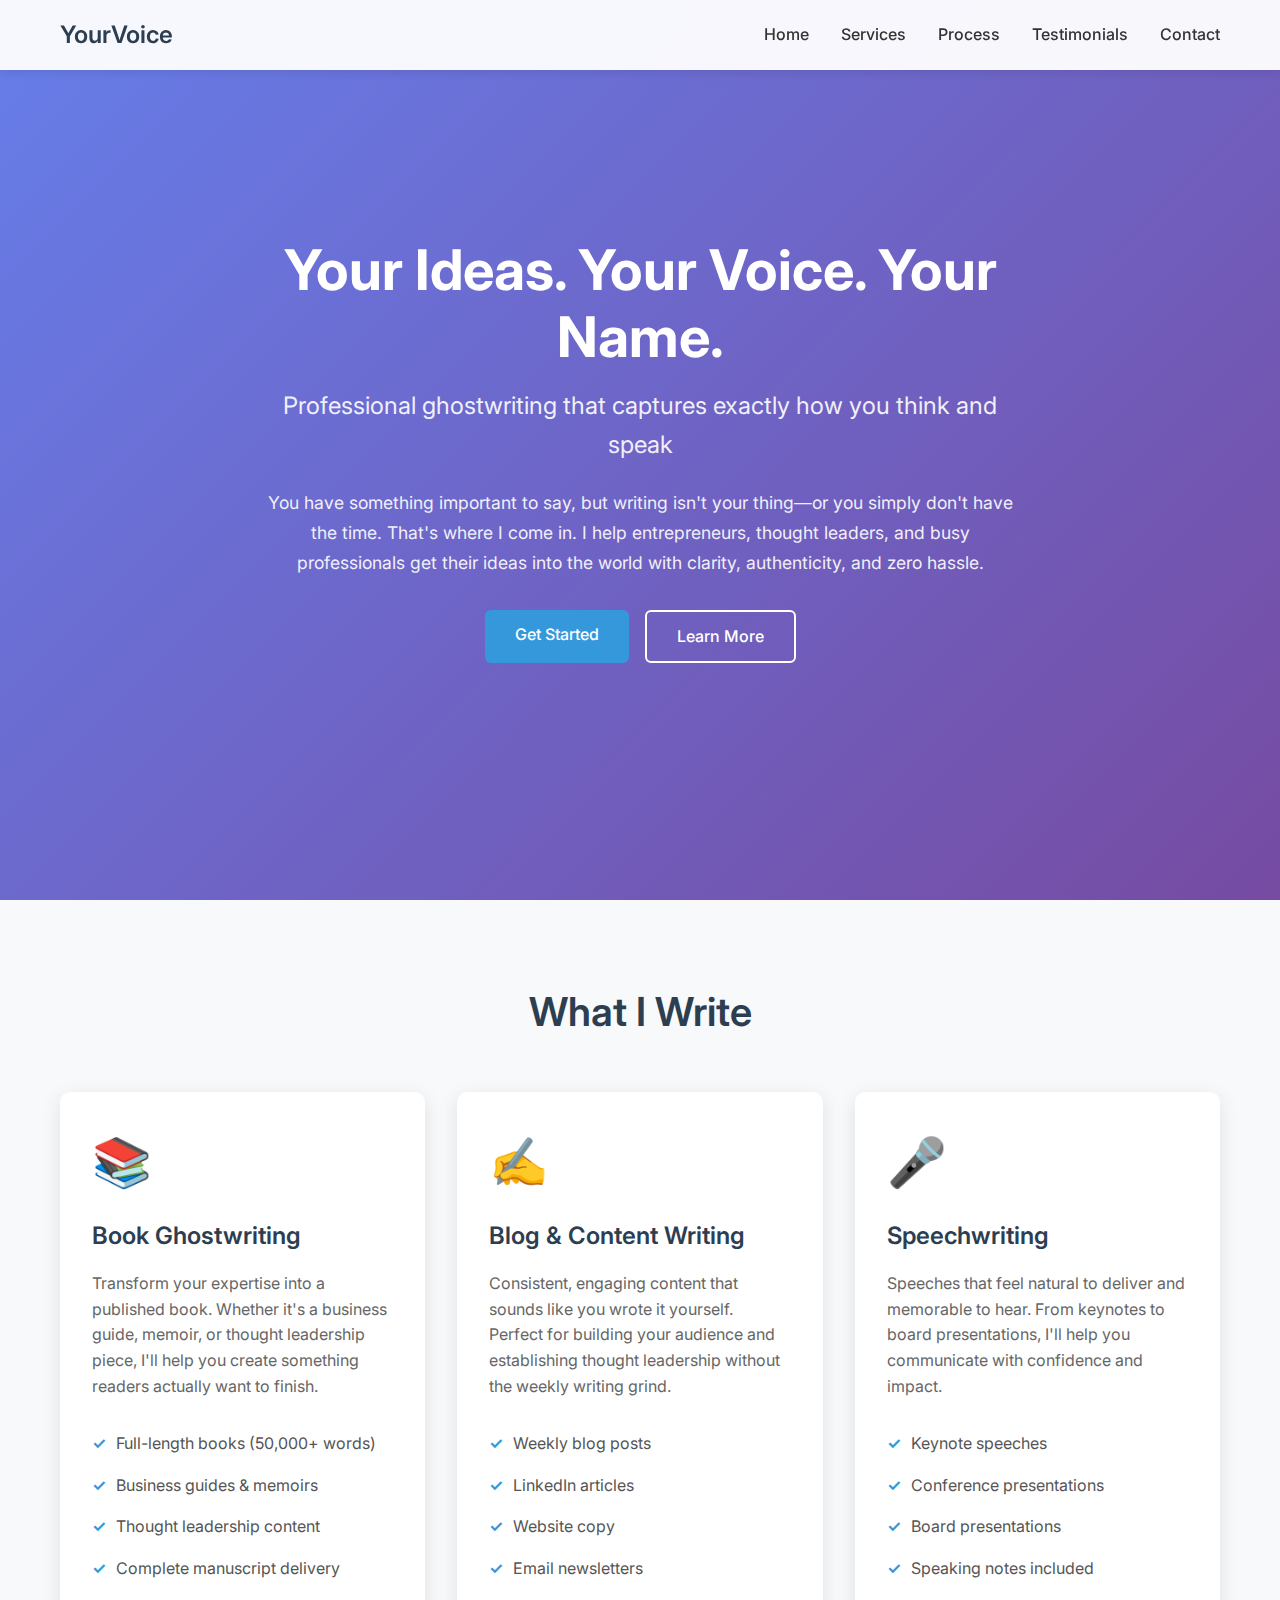
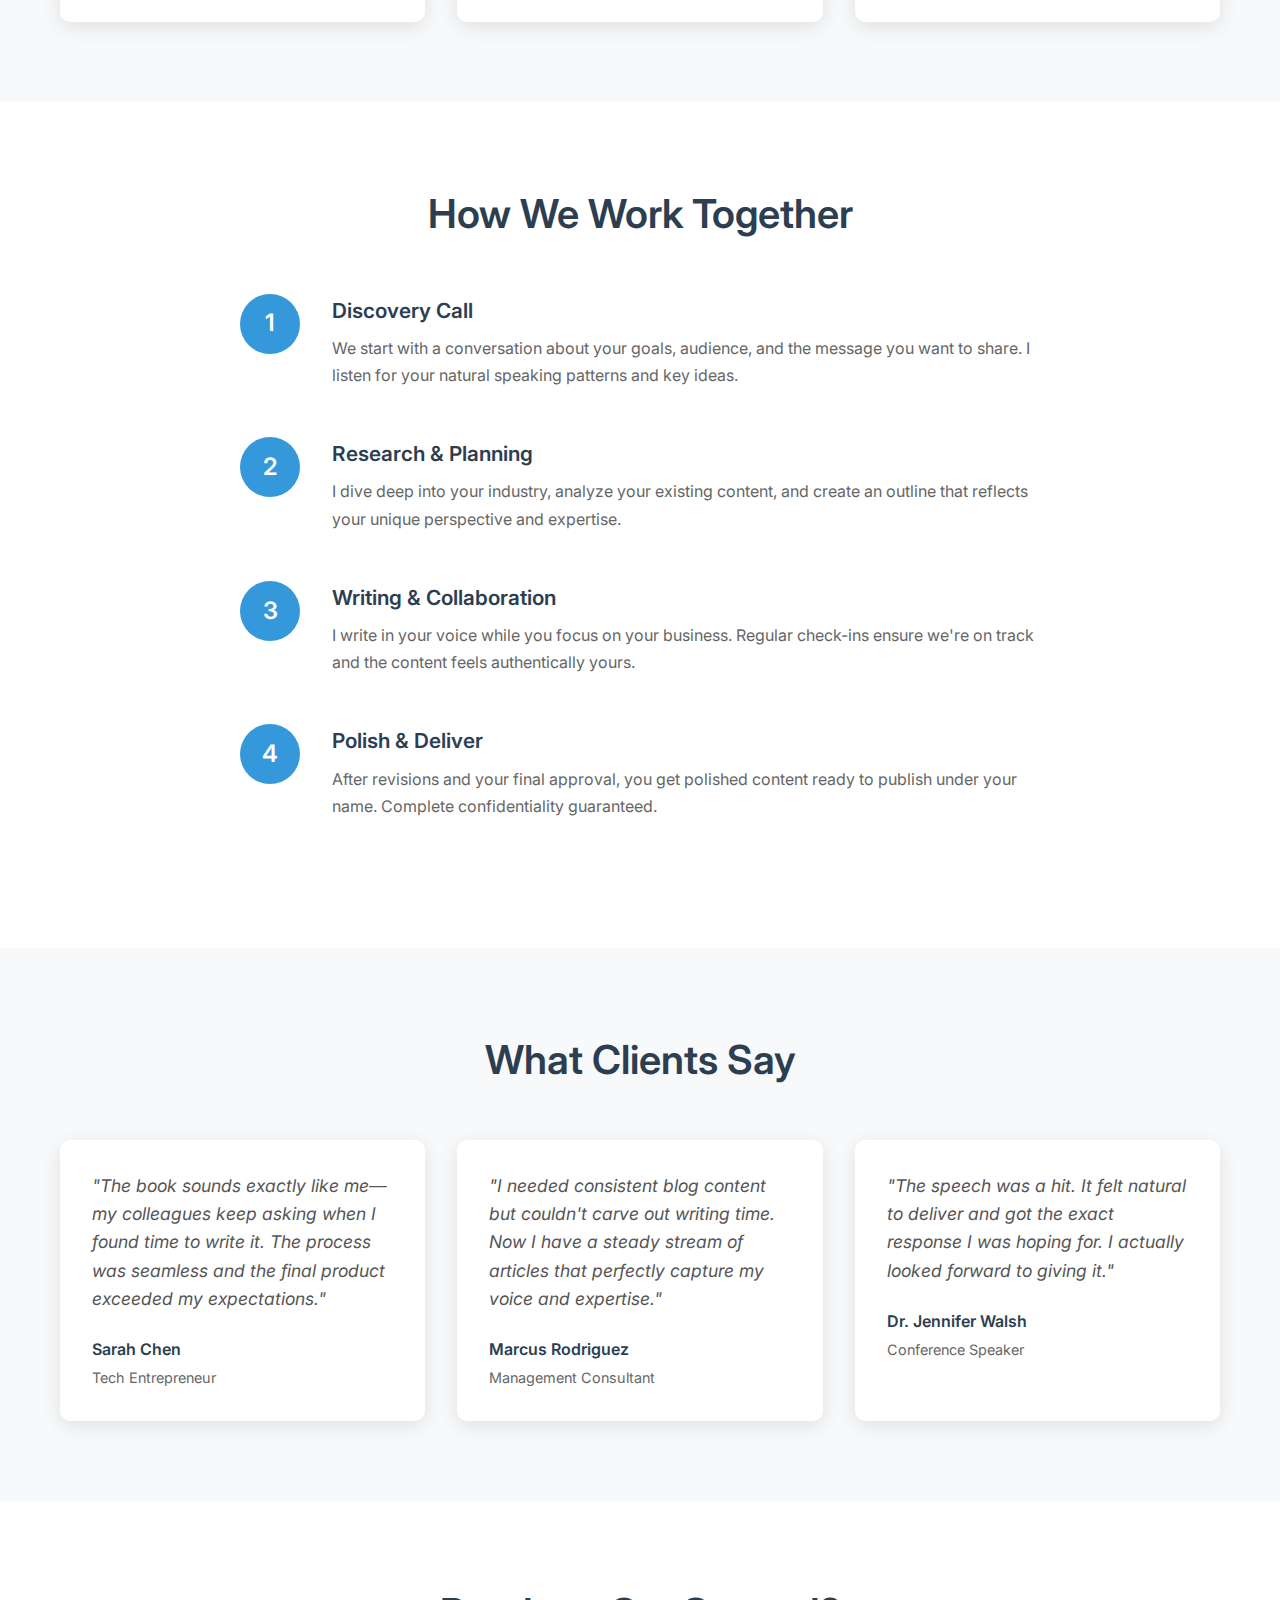
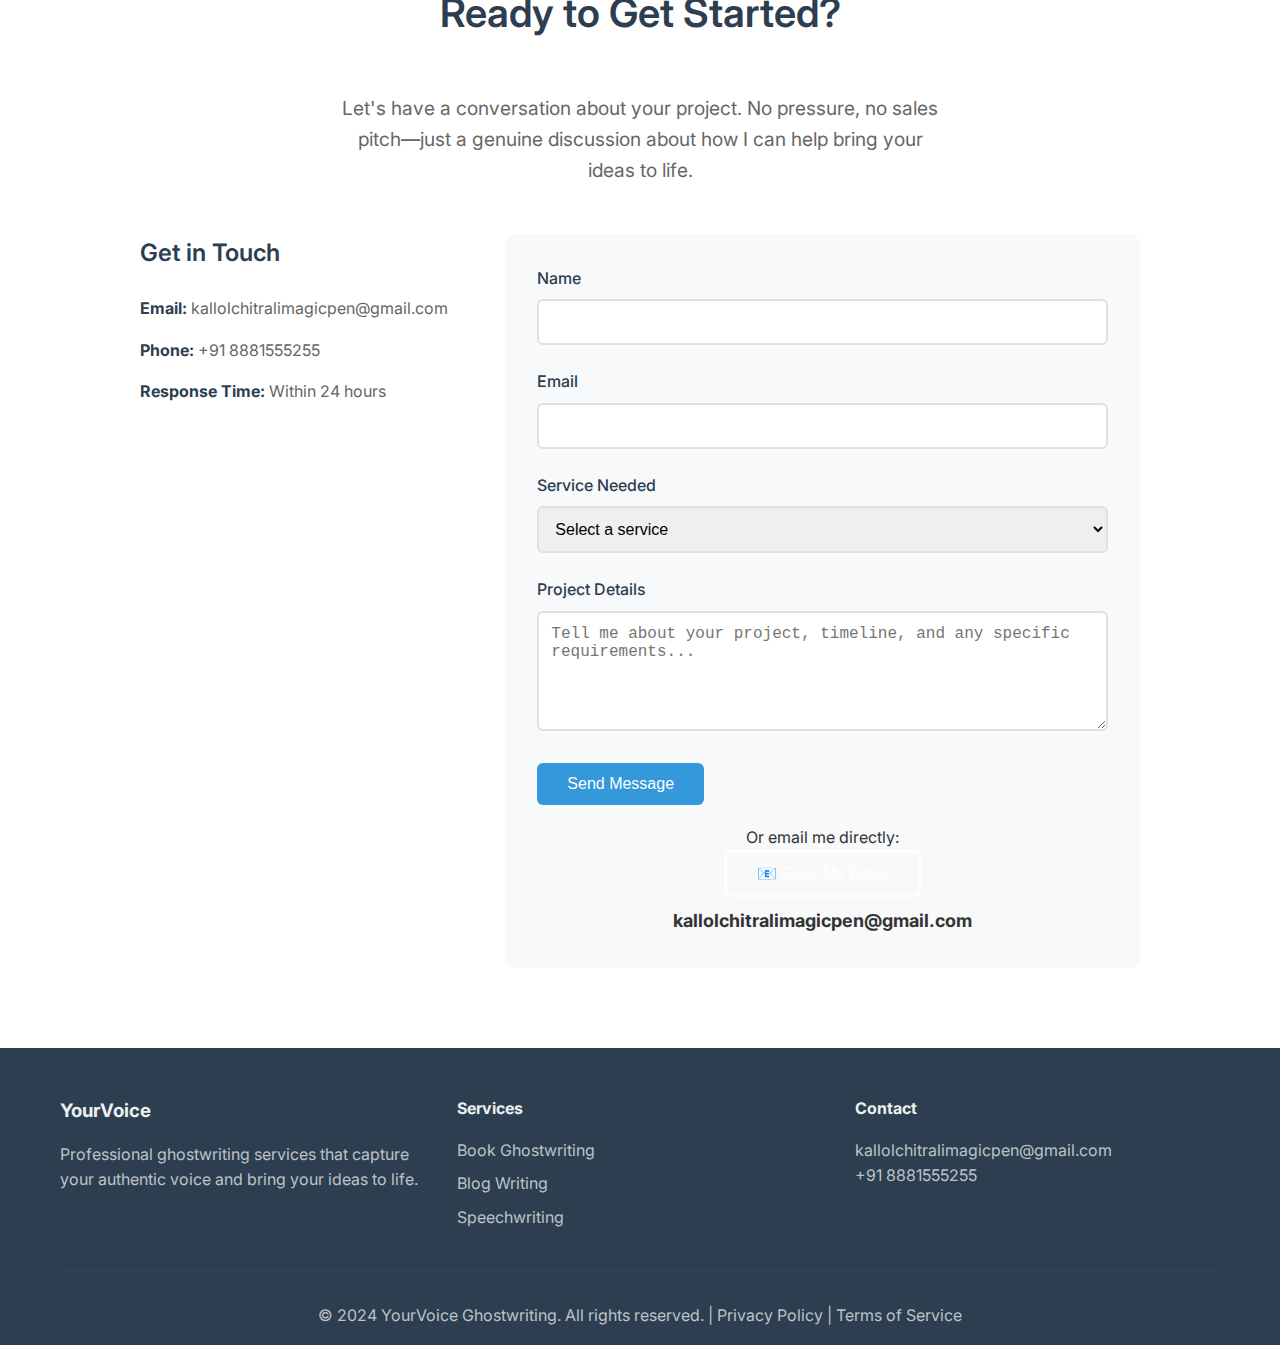
<file: index.html>
<!DOCTYPE html>
<html lang="en">
<head>
    <meta charset="UTF-8">
    <meta name="viewport" content="width=device-width, initial-scale=1.0">
    <title>Professional Ghostwriting Services | Your Ideas, Your Voice, Your Name</title>
    <meta name="description" content="Professional ghostwriting services for entrepreneurs, thought leaders, and busy professionals. Books, blogs, speeches - written in your authentic voice.">
    <link href="https://fonts.googleapis.com/css2?family=Inter:wght@300;400;500;600;700&display=swap" rel="stylesheet">
    <link rel="stylesheet" href="styles.css">
</head>
<body>
    <!-- Navigation -->
    <nav class="navbar">
        <div class="nav-container">
            <div class="nav-logo">
                <h2>YourVoice</h2>
            </div>
            <ul class="nav-menu">
                <li><a href="#home" class="nav-link">Home</a></li>
                <li><a href="#services" class="nav-link">Services</a></li>
                <li><a href="#process" class="nav-link">Process</a></li>
                <li><a href="#testimonials" class="nav-link">Testimonials</a></li>
                <li><a href="#contact" class="nav-link">Contact</a></li>
            </ul>
            <div class="nav-toggle">
                <span class="bar"></span>
                <span class="bar"></span>
                <span class="bar"></span>
            </div>
        </div>
    </nav>

    <!-- Hero Section -->
    <section id="home" class="hero">
        <div class="hero-content">
            <h1>Your Ideas. Your Voice. Your Name.</h1>
            <p class="hero-subtitle">Professional ghostwriting that captures exactly how you think and speak</p>
            <p class="hero-description">You have something important to say, but writing isn't your thing—or you simply don't have the time. That's where I come in. I help entrepreneurs, thought leaders, and busy professionals get their ideas into the world with clarity, authenticity, and zero hassle.</p>
            <div class="hero-buttons">
                <a href="#contact" class="btn btn-primary">Get Started</a>
                <a href="#services" class="btn btn-secondary">Learn More</a>
            </div>
        </div>
    </section>

    <!-- Services Section -->
    <section id="services" class="services">
        <div class="container">
            <h2 class="section-title">What I Write</h2>
            <div class="services-grid">
                <div class="service-card">
                    <div class="service-icon">📚</div>
                    <h3>Book Ghostwriting</h3>
                    <p>Transform your expertise into a published book. Whether it's a business guide, memoir, or thought leadership piece, I'll help you create something readers actually want to finish.</p>
                    <ul class="service-features">
                        <li>Full-length books (50,000+ words)</li>
                        <li>Business guides & memoirs</li>
                        <li>Thought leadership content</li>
                        <li>Complete manuscript delivery</li>
                    </ul>
                </div>
                <div class="service-card">
                    <div class="service-icon">✍️</div>
                    <h3>Blog & Content Writing</h3>
                    <p>Consistent, engaging content that sounds like you wrote it yourself. Perfect for building your audience and establishing thought leadership without the weekly writing grind.</p>
                    <ul class="service-features">
                        <li>Weekly blog posts</li>
                        <li>LinkedIn articles</li>
                        <li>Website copy</li>
                        <li>Email newsletters</li>
                    </ul>
                </div>
                <div class="service-card">
                    <div class="service-icon">🎤</div>
                    <h3>Speechwriting</h3>
                    <p>Speeches that feel natural to deliver and memorable to hear. From keynotes to board presentations, I'll help you communicate with confidence and impact.</p>
                    <ul class="service-features">
                        <li>Keynote speeches</li>
                        <li>Conference presentations</li>
                        <li>Board presentations</li>
                        <li>Speaking notes included</li>
                    </ul>
                </div>
            </div>
        </div>
    </section>

    <!-- Process Section -->
    <section id="process" class="process">
        <div class="container">
            <h2 class="section-title">How We Work Together</h2>
            <div class="process-steps">
                <div class="process-step">
                    <div class="step-number">1</div>
                    <div class="step-content">
                        <h3>Discovery Call</h3>
                        <p>We start with a conversation about your goals, audience, and the message you want to share. I listen for your natural speaking patterns and key ideas.</p>
                    </div>
                </div>
                <div class="process-step">
                    <div class="step-number">2</div>
                    <div class="step-content">
                        <h3>Research & Planning</h3>
                        <p>I dive deep into your industry, analyze your existing content, and create an outline that reflects your unique perspective and expertise.</p>
                    </div>
                </div>
                <div class="process-step">
                    <div class="step-number">3</div>
                    <div class="step-content">
                        <h3>Writing & Collaboration</h3>
                        <p>I write in your voice while you focus on your business. Regular check-ins ensure we're on track and the content feels authentically yours.</p>
                    </div>
                </div>
                <div class="process-step">
                    <div class="step-number">4</div>
                    <div class="step-content">
                        <h3>Polish & Deliver</h3>
                        <p>After revisions and your final approval, you get polished content ready to publish under your name. Complete confidentiality guaranteed.</p>
                    </div>
                </div>
            </div>
        </div>
    </section>

    <!-- Testimonials Section -->
    <section id="testimonials" class="testimonials">
        <div class="container">
            <h2 class="section-title">What Clients Say</h2>
            <div class="testimonials-grid">
                <div class="testimonial">
                    <div class="testimonial-content">
                        <p>"The book sounds exactly like me—my colleagues keep asking when I found time to write it. The process was seamless and the final product exceeded my expectations."</p>
                    </div>
                    <div class="testimonial-author">
                        <div class="author-info">
                            <h4>Sarah Chen</h4>
                            <p>Tech Entrepreneur</p>
                        </div>
                    </div>
                </div>
                <div class="testimonial">
                    <div class="testimonial-content">
                        <p>"I needed consistent blog content but couldn't carve out writing time. Now I have a steady stream of articles that perfectly capture my voice and expertise."</p>
                    </div>
                    <div class="testimonial-author">
                        <div class="author-info">
                            <h4>Marcus Rodriguez</h4>
                            <p>Management Consultant</p>
                        </div>
                    </div>
                </div>
                <div class="testimonial">
                    <div class="testimonial-content">
                        <p>"The speech was a hit. It felt natural to deliver and got the exact response I was hoping for. I actually looked forward to giving it."</p>
                    </div>
                    <div class="testimonial-author">
                        <div class="author-info">
                            <h4>Dr. Jennifer Walsh</h4>
                            <p>Conference Speaker</p>
                        </div>
                    </div>
                </div>
            </div>
        </div>
    </section>

    <!-- Contact Section -->
    <section id="contact" class="contact">
        <div class="container">
            <h2 class="section-title">Ready to Get Started?</h2>
            <p class="contact-subtitle">Let's have a conversation about your project. No pressure, no sales pitch—just a genuine discussion about how I can help bring your ideas to life.</p>
            
            <div class="contact-content">
                <div class="contact-info">
                    <h3>Get in Touch</h3>
                    <div class="contact-item">
                        <strong>Email:</strong> kallolchitralimagicpen@gmail.com
                    </div>
                    <div class="contact-item">
                        <strong>Phone:</strong> +91 8881555255
                    </div>
                    <div class="contact-item">
                        <strong>Response Time:</strong> Within 24 hours
                    </div>
                </div>
                
                <form class="contact-form" action="https://formsubmit.co/kallolchitralimagicpen@gmail.com" method="POST">
                    <!-- FormSubmit Configuration -->
                    <input type="hidden" name="_captcha" value="false">
                    <input type="hidden" name="_subject" value="New Contact Form Submission - YourVoice Ghostwriting">
                    <input type="hidden" name="_next" value="https://storied-alpaca-eeac69.netlify.app/thank-you.html">
                    
                    <div class="form-group">
                        <label for="name">Name</label>
                        <input type="text" id="name" name="name" required>
                    </div>
                    <div class="form-group">
                        <label for="email">Email</label>
                        <input type="email" id="email" name="email" required>
                    </div>
                    <div class="form-group">
                        <label for="service">Service Needed</label>
                        <select id="service" name="service" required>
                            <option value="">Select a service</option>
                            <option value="book">Book Ghostwriting</option>
                            <option value="blog">Blog & Content Writing</option>
                            <option value="speech">Speechwriting</option>
                            <option value="other">Other</option>
                        </select>
                    </div>
                    <div class="form-group">
                        <label for="message">Project Details</label>
                        <textarea id="message" name="message" rows="5" placeholder="Tell me about your project, timeline, and any specific requirements..." required></textarea>
                    </div>
                    <button type="submit" class="btn btn-primary">Send Message</button>
                    
                    <!-- Success message display -->
                    <div id="form-status" style="margin-top: 15px; text-align: center; display: none;"></div>
                    
                    <div style="text-align: center; margin-top: 20px;">
                        <p>Or email me directly:</p>
                        <button type="button" onclick="copyEmail()" class="btn btn-secondary">📧 Copy My Email</button>
                        <p style="font-size: 18px; font-weight: bold; margin-top: 10px;">kallolchitralimagicpen@gmail.com</p>
                    </div>
                </form>
            </div>
        </div>
    </section>

    <!-- Footer -->
    <footer class="footer">
        <div class="container">
            <div class="footer-content">
                <div class="footer-section">
                    <h3>YourVoice</h3>
                    <p>Professional ghostwriting services that capture your authentic voice and bring your ideas to life.</p>
                </div>
                <div class="footer-section">
                    <h4>Services</h4>
                    <ul>
                        <li><a href="#services">Book Ghostwriting</a></li>
                        <li><a href="#services">Blog Writing</a></li>
                        <li><a href="#services">Speechwriting</a></li>
                    </ul>
                </div>
                <div class="footer-section">
                    <h4>Contact</h4>
                    <p>kallolchitralimagicpen@gmail.com</p>
                    <p>+91 8881555255</p>
                </div>
            </div>
            <div class="footer-bottom">
                <p>&copy; 2024 YourVoice Ghostwriting. All rights reserved. | Privacy Policy | Terms of Service</p>
            </div>
        </div>
    </footer>

    <script src="script.js"></script>
</body>
</html>
</file>
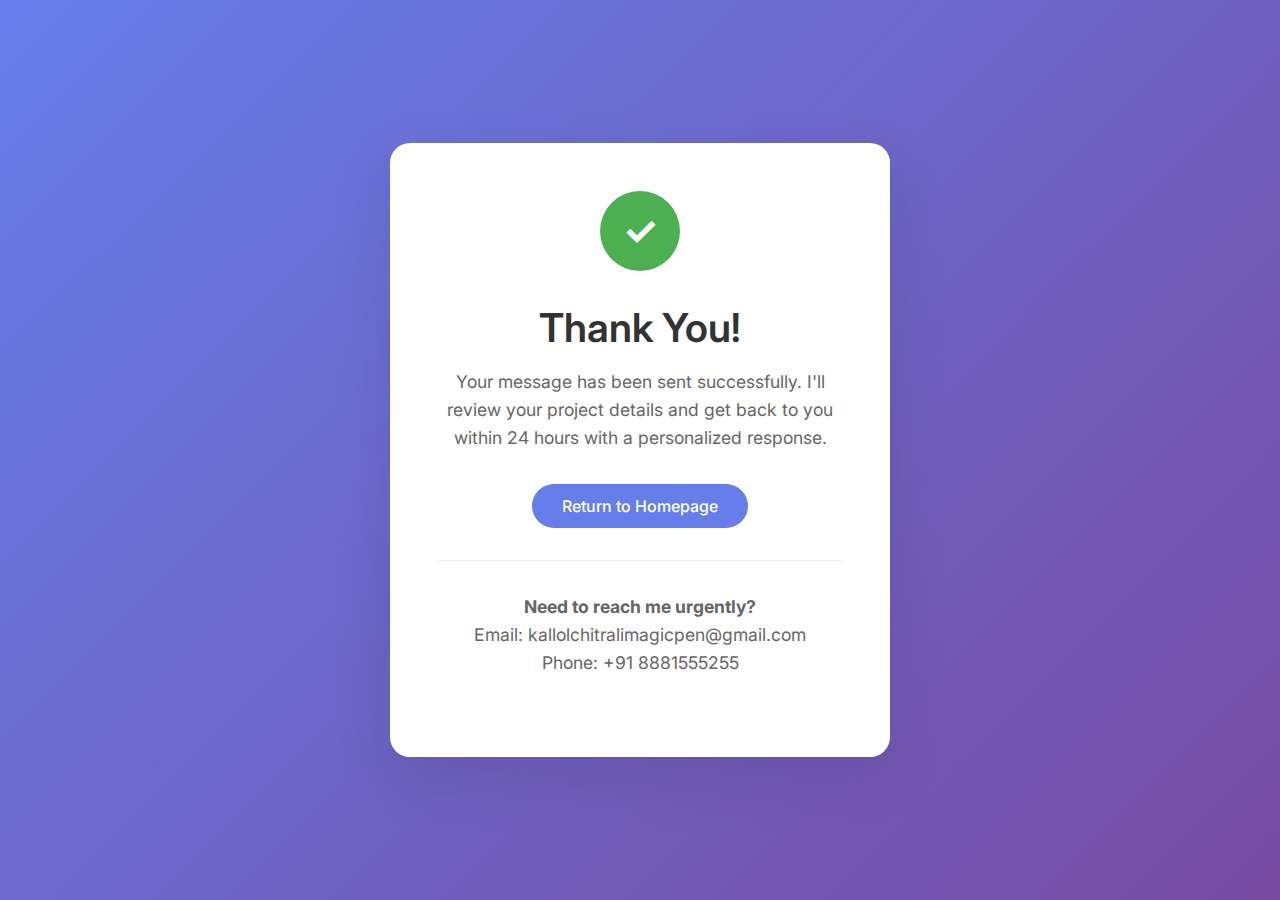
<file: thank-you.html>
<!DOCTYPE html>
<html lang="en">
<head>
    <meta charset="UTF-8">
    <meta name="viewport" content="width=device-width, initial-scale=1.0">
    <title>Thank You - YourVoice Ghostwriting</title>
    <link href="https://fonts.googleapis.com/css2?family=Inter:wght@300;400;500;600;700&display=swap" rel="stylesheet">
    <style>
        * {
            margin: 0;
            padding: 0;
            box-sizing: border-box;
        }

        body {
            font-family: 'Inter', sans-serif;
            background: linear-gradient(135deg, #667eea 0%, #764ba2 100%);
            min-height: 100vh;
            display: flex;
            align-items: center;
            justify-content: center;
            padding: 20px;
        }

        .thank-you-container {
            background: white;
            padding: 3rem;
            border-radius: 20px;
            box-shadow: 0 20px 60px rgba(0, 0, 0, 0.1);
            text-align: center;
            max-width: 500px;
            width: 100%;
        }

        .checkmark {
            width: 80px;
            height: 80px;
            border-radius: 50%;
            background: #4CAF50;
            margin: 0 auto 2rem;
            display: flex;
            align-items: center;
            justify-content: center;
            animation: scaleIn 0.6s ease-out;
        }

        .checkmark::after {
            content: '✓';
            color: white;
            font-size: 2.5rem;
            font-weight: bold;
        }

        @keyframes scaleIn {
            0% {
                transform: scale(0);
            }
            50% {
                transform: scale(1.1);
            }
            100% {
                transform: scale(1);
            }
        }

        h1 {
            color: #333;
            font-size: 2.5rem;
            margin-bottom: 1rem;
            font-weight: 600;
        }

        p {
            color: #666;
            font-size: 1.1rem;
            line-height: 1.6;
            margin-bottom: 2rem;
        }

        .btn {
            display: inline-block;
            background: #667eea;
            color: white;
            padding: 12px 30px;
            border-radius: 50px;
            text-decoration: none;
            font-weight: 500;
            transition: all 0.3s ease;
            border: none;
            cursor: pointer;
            font-size: 1rem;
        }

        .btn:hover {
            background: #5a6fd8;
            transform: translateY(-2px);
            box-shadow: 0 10px 20px rgba(102, 126, 234, 0.3);
        }

        .contact-info {
            margin-top: 2rem;
            padding-top: 2rem;
            border-top: 1px solid #eee;
            color: #888;
            font-size: 0.9rem;
        }
    </style>
</head>
<body>
    <div class="thank-you-container">
        <div class="checkmark"></div>
        
        <h1>Thank You!</h1>
        
        <p>Your message has been sent successfully. I'll review your project details and get back to you within 24 hours with a personalized response.</p>
        
        <a href="index.html" class="btn">Return to Homepage</a>
        
        <div class="contact-info">
            <p><strong>Need to reach me urgently?</strong><br>
            Email: kallolchitralimagicpen@gmail.com<br>
            Phone: +91 8881555255</p>
        </div>
    </div>

    <script>
        // Auto redirect after 10 seconds
        setTimeout(function() {
            window.location.href = 'index.html';
        }, 10000);
    </script>
</body>
</html>
</file>
<file: styles.css>
/* Reset and Base Styles */
* {
    margin: 0;
    padding: 0;
    box-sizing: border-box;
}

body {
    font-family: 'Inter', -apple-system, BlinkMacSystemFont, 'Segoe UI', Roboto, sans-serif;
    line-height: 1.6;
    color: #333;
    background-color: #ffffff;
}

.container {
    max-width: 1200px;
    margin: 0 auto;
    padding: 0 20px;
}

/* Navigation */
.navbar {
    position: fixed;
    top: 0;
    width: 100%;
    background: rgba(255, 255, 255, 0.95);
    backdrop-filter: blur(10px);
    z-index: 1000;
    padding: 1rem 0;
    box-shadow: 0 2px 10px rgba(0, 0, 0, 0.1);
}

.nav-container {
    max-width: 1200px;
    margin: 0 auto;
    padding: 0 20px;
    display: flex;
    justify-content: space-between;
    align-items: center;
}

.nav-logo h2 {
    color: #2c3e50;
    font-weight: 600;
}

.nav-menu {
    display: flex;
    list-style: none;
    gap: 2rem;
}

.nav-link {
    text-decoration: none;
    color: #333;
    font-weight: 500;
    transition: color 0.3s ease;
}

.nav-link:hover {
    color: #3498db;
}

.nav-toggle {
    display: none;
    flex-direction: column;
    cursor: pointer;
}

.bar {
    width: 25px;
    height: 3px;
    background-color: #333;
    margin: 3px 0;
    transition: 0.3s;
}

/* Hero Section */
.hero {
    min-height: 100vh;
    display: flex;
    align-items: center;
    justify-content: center;
    background: linear-gradient(135deg, #667eea 0%, #764ba2 100%);
    color: white;
    text-align: center;
    padding: 2rem 0;
}

.hero-content {
    max-width: 800px;
    margin: 0 auto;
    padding: 0 20px;
}

.hero h1 {
    font-size: 3.5rem;
    font-weight: 700;
    margin-bottom: 1rem;
    line-height: 1.2;
}

.hero-subtitle {
    font-size: 1.5rem;
    margin-bottom: 1.5rem;
    opacity: 0.9;
    font-weight: 400;
}

.hero-description {
    font-size: 1.1rem;
    margin-bottom: 2rem;
    opacity: 0.9;
    line-height: 1.7;
}

.hero-buttons {
    display: flex;
    gap: 1rem;
    justify-content: center;
    flex-wrap: wrap;
}

/* Buttons */
.btn {
    padding: 12px 30px;
    border: none;
    border-radius: 6px;
    font-size: 1rem;
    font-weight: 500;
    text-decoration: none;
    cursor: pointer;
    transition: all 0.3s ease;
    display: inline-block;
}

.btn-primary {
    background-color: #3498db;
    color: white;
}

.btn-primary:hover {
    background-color: #2980b9;
    transform: translateY(-2px);
}

.btn-secondary {
    background-color: transparent;
    color: white;
    border: 2px solid white;
}

.btn-secondary:hover {
    background-color: white;
    color: #3498db;
}

/* Section Styles */
section {
    padding: 80px 0;
}

.section-title {
    text-align: center;
    font-size: 2.5rem;
    font-weight: 600;
    color: #2c3e50;
    margin-bottom: 3rem;
}

/* Services Section */
.services {
    background-color: #f8f9fa;
}

.services-grid {
    display: grid;
    grid-template-columns: repeat(auto-fit, minmax(350px, 1fr));
    gap: 2rem;
}

.service-card {
    background: white;
    padding: 2rem;
    border-radius: 10px;
    box-shadow: 0 5px 20px rgba(0, 0, 0, 0.1);
    transition: transform 0.3s ease;
}

.service-card:hover {
    transform: translateY(-5px);
}

.service-icon {
    font-size: 3rem;
    margin-bottom: 1rem;
}

.service-card h3 {
    font-size: 1.5rem;
    font-weight: 600;
    color: #2c3e50;
    margin-bottom: 1rem;
}

.service-card p {
    color: #666;
    margin-bottom: 1.5rem;
}

.service-features {
    list-style: none;
}

.service-features li {
    padding: 0.5rem 0;
    position: relative;
    padding-left: 1.5rem;
    color: #555;
}

.service-features li:before {
    content: "✓";
    position: absolute;
    left: 0;
    color: #3498db;
    font-weight: bold;
}

/* Process Section */
.process-steps {
    max-width: 800px;
    margin: 0 auto;
}

.process-step {
    display: flex;
    align-items: flex-start;
    gap: 2rem;
    margin-bottom: 3rem;
}

.step-number {
    background: #3498db;
    color: white;
    width: 60px;
    height: 60px;
    border-radius: 50%;
    display: flex;
    align-items: center;
    justify-content: center;
    font-size: 1.5rem;
    font-weight: 600;
    flex-shrink: 0;
}

.step-content h3 {
    font-size: 1.3rem;
    font-weight: 600;
    color: #2c3e50;
    margin-bottom: 0.5rem;
}

.step-content p {
    color: #666;
    line-height: 1.7;
}

/* Testimonials Section */
.testimonials {
    background-color: #f8f9fa;
}

.testimonials-grid {
    display: grid;
    grid-template-columns: repeat(auto-fit, minmax(300px, 1fr));
    gap: 2rem;
}

.testimonial {
    background: white;
    padding: 2rem;
    border-radius: 10px;
    box-shadow: 0 5px 20px rgba(0, 0, 0, 0.1);
}

.testimonial-content p {
    font-style: italic;
    font-size: 1.1rem;
    color: #555;
    margin-bottom: 1.5rem;
    line-height: 1.6;
}

.testimonial-author h4 {
    font-weight: 600;
    color: #2c3e50;
    margin-bottom: 0.25rem;
}

.testimonial-author p {
    color: #666;
    font-size: 0.9rem;
}

/* Contact Section */
.contact {
    background: white;
}

.contact-subtitle {
    text-align: center;
    font-size: 1.2rem;
    color: #666;
    margin-bottom: 3rem;
    max-width: 600px;
    margin-left: auto;
    margin-right: auto;
}

.contact-content {
    display: grid;
    grid-template-columns: 1fr 2fr;
    gap: 3rem;
    max-width: 1000px;
    margin: 0 auto;
}

.contact-info h3 {
    font-size: 1.5rem;
    font-weight: 600;
    color: #2c3e50;
    margin-bottom: 1.5rem;
}

.contact-item {
    margin-bottom: 1rem;
    color: #666;
}

.contact-item strong {
    color: #2c3e50;
}

/* Contact Form */
.contact-form {
    background: #f8f9fa;
    padding: 2rem;
    border-radius: 10px;
}

.form-group {
    margin-bottom: 1.5rem;
}

.form-group label {
    display: block;
    margin-bottom: 0.5rem;
    font-weight: 500;
    color: #2c3e50;
}

.form-group input,
.form-group select,
.form-group textarea {
    width: 100%;
    padding: 12px;
    border: 2px solid #e0e0e0;
    border-radius: 6px;
    font-size: 1rem;
    transition: border-color 0.3s ease;
}

.form-group input:focus,
.form-group select:focus,
.form-group textarea:focus {
    outline: none;
    border-color: #3498db;
}

.form-group textarea {
    resize: vertical;
    min-height: 120px;
}

/* Footer */
.footer {
    background-color: #2c3e50;
    color: white;
    padding: 3rem 0 1rem;
}

.footer-content {
    display: grid;
    grid-template-columns: repeat(auto-fit, minmax(250px, 1fr));
    gap: 2rem;
    margin-bottom: 2rem;
}

.footer-section h3,
.footer-section h4 {
    margin-bottom: 1rem;
    color: #ecf0f1;
}

.footer-section p {
    color: #bdc3c7;
    line-height: 1.6;
}

.footer-section ul {
    list-style: none;
}

.footer-section ul li {
    margin-bottom: 0.5rem;
}

.footer-section ul li a {
    color: #bdc3c7;
    text-decoration: none;
    transition: color 0.3s ease;
}

.footer-section ul li a:hover {
    color: #3498db;
}

.footer-bottom {
    text-align: center;
    padding-top: 2rem;
    border-top: 1px solid #34495e;
    color: #bdc3c7;
}

/* Responsive Design */
@media (max-width: 768px) {
    .nav-menu {
        position: fixed;
        left: -100%;
        top: 70px;
        flex-direction: column;
        background-color: white;
        width: 100%;
        text-align: center;
        transition: 0.3s;
        box-shadow: 0 10px 27px rgba(0, 0, 0, 0.05);
        padding: 2rem 0;
    }

    .nav-menu.active {
        left: 0;
    }

    .nav-toggle {
        display: flex;
    }

    .hero h1 {
        font-size: 2.5rem;
    }

    .hero-subtitle {
        font-size: 1.2rem;
    }

    .hero-buttons {
        flex-direction: column;
        align-items: center;
    }

    .services-grid {
        grid-template-columns: 1fr;
    }

    .process-step {
        flex-direction: column;
        text-align: center;
    }

    .testimonials-grid {
        grid-template-columns: 1fr;
    }

    .contact-content {
        grid-template-columns: 1fr;
        gap: 2rem;
    }

    .footer-content {
        grid-template-columns: 1fr;
        text-align: center;
    }
}

@media (max-width: 480px) {
    .hero h1 {
        font-size: 2rem;
    }

    .section-title {
        font-size: 2rem;
    }

    .service-card,
    .contact-form {
        padding: 1.5rem;
    }
}
</file>
